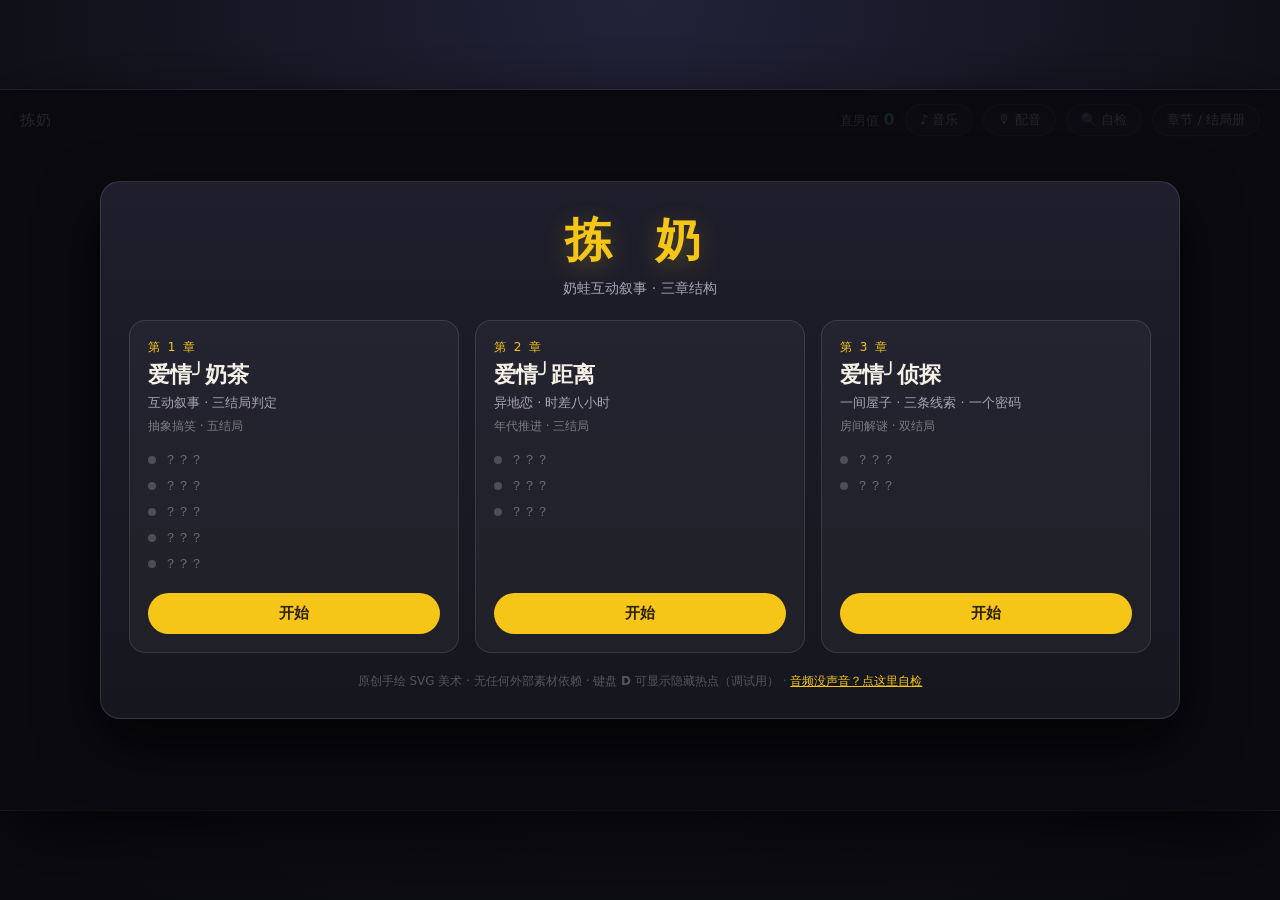
<file: index.html>
<!DOCTYPE html>
<html lang="zh-CN">
<head>
<meta charset="utf-8">
<meta name="viewport" content="width=device-width, initial-scale=1, viewport-fit=cover">
<title>拣奶 · 奶蛙互动叙事</title>
<meta name="description" content="奶蛙互动叙事：不是选选项，是看你在场景里做了什么。">
<link rel="icon" href="favicon.ico" sizes="any">
<link rel="icon" type="image/png" href="favicon.png" sizes="128x128">
<link rel="apple-touch-icon" href="favicon.png">
<meta name="theme-color" content="#14141c">
<link rel="stylesheet" href="style.css">
</head>
<body>
<div id="screen">
  <div id="stage">
    <!-- 场景层：全部由代码画出来 -->
    <svg id="scene-svg" viewBox="0 0 1280 720" preserveAspectRatio="none">
      <g id="layer-bg"></g>
      <g id="layer-scene"></g>
    </svg>
    <div id="layer-ui" class="layer"></div>
    <div id="layer-fx" class="layer"></div>

    <div id="hud">
      <div id="hud-title">拣奶</div>
      <div id="hud-right">
        <div id="hud-gross-box">直男值 <span id="hud-gross">0</span></div>
        <button class="hud-btn" id="btn-music" onclick="UI.toggleMusic()">♪ 音乐</button>
        <button class="hud-btn" id="btn-voice" onclick="UI.toggleVoice()">🎙 配音</button>
        <button class="hud-btn" id="btn-audio" onclick="UI.audioCheck()">🔍 自检</button>
        <button class="hud-btn" onclick="UI.openChapters()">章节 / 结局册</button>
      </div>
    </div>

    <div id="dialogue">
      <div class="dlg-who" id="dlg-who"></div>
      <div id="dlg-text"></div>
      <div id="dlg-hint">点击继续 ▸</div>
    </div>

    <div id="toast"></div>
    <div id="intro-panel" class="panel"></div>
    <div id="ending-panel" class="panel"></div>
    <div id="chapter-panel" class="panel show"></div>
  </div>

  <!-- 竖屏手机提示（由 JS 判断是否显示） -->
  <div id="rotate-hint">
    <div class="icon">📱</div>
    <p><b>把手机横过来</b>，画面会大一倍<br>竖屏也能玩，就是字会小</p>
    <button class="btn" id="rotate-ok" type="button">竖着也能玩，继续</button>
  </div>

  <!-- 出错时把真实原因显示出来（浏览器默认只会给 "Script error."） -->
  <div id="err-box">
    <div class="eb-head">⚠ 出错了 <span class="eb-n">（第 <b id="err-n">1</b> 个）</span>
      <button type="button" onclick="document.getElementById('err-box').style.display='none'">×</button></div>
    <div class="eb-msg" id="err-msg"></div>
    <pre class="eb-detail" id="err-detail"></pre>
    <div class="eb-tip">把这段内容截图发给作者即可定位问题。</div>
  </div>
</div>

<script>
  // ---- 错误捕获：放在所有脚本之前 ----
  // 手机上浏览器为了"安全"会把跨源脚本的错误统一报成 "Script error."，
  // 看不到真实原因。这里直接把真实错误和堆栈显示在画面上，
  // 这样遇到问题不用猜、也不用连电脑调试。
  window.__ERR = [];
  (function () {
    function show(msg, detail) {
      window.__ERR.push(msg + (detail ? ' :: ' + detail : ''));
      var box = document.getElementById('err-box');
      if (!box) return;
      box.style.display = 'block';
      // 累积显示所有错误，而不是只显示最后一个 —— 定位问题更有用
      var n = document.getElementById('err-n');
      if (n) n.textContent = window.__ERR.length;
      var lines = [];
      for (var i = 0; i < window.__ERR.length && i < 6; i++) lines.push((i + 1) + '. ' + window.__ERR[i]);
      document.getElementById('err-msg').textContent = msg;
      document.getElementById('err-detail').textContent = lines.join('\n\n');
    }
    window.__showErr = show;
    window.addEventListener('error', function (e) {
      // 资源加载失败（img/script）也会走这里，用 target 区分
      if (e.target && e.target !== window && (e.target.src || e.target.href)) {
        show('资源加载失败：' + (e.target.src || e.target.href).split('/').slice(-1)[0]);
        return;
      }
      show(e.message || '脚本错误（无信息）',
        (e.filename || '').split('/').slice(-1)[0] + ':' + (e.lineno || 0) + (e.error && e.error.stack ? '\n' + e.error.stack.split('\n').slice(0, 3).join('\n') : ''));
    }, true);
    window.addEventListener('unhandledrejection', function (e) {
      var r = e.reason;
      show('异步错误：' + (r && r.message ? r.message : String(r)), r && r.stack ? r.stack.split('\n').slice(0, 3).join('\n') : '');
    });
  })();
</script>

<script src="js/sprites.js"></script>
<script src="js/art.js"></script>
<script src="js/audio.js"></script>
<script src="js/voice-manifest.js"></script>
<script src="js/engine.js"></script>
<script src="js/chapter-kit.js"></script>
<script src="js/chapter1.js"></script>
<script src="js/chapter2.js"></script>
<script src="js/chapter3.js"></script>
<script>
  // 引擎在 DOMContentLoaded 里 boot；章节脚本已按顺序就位。
  window.addEventListener('load', function () {
    // 别直接读 window.CHAPTERS.ch1 —— 万一某个脚本没加载成功，
    // 这里会抛 TypeError，而手机浏览器只会显示 "Script error."
    if (!window.CHAPTERS || !window.CHAPTERS.ch1) {
      var missing = ['CHAPTERS', 'ENGINE', 'ART', 'AUDIO', 'NAIWA_SPRITES', 'VOICE_MANIFEST', 'UI']
        .filter(function (k) { return !window[k]; });
      if (window.__showErr) {
        window.__showErr('游戏脚本没加载完整',
          missing.length ? '缺少：' + missing.join('、') + '\n（如果是手机上打开的，可能是文件没传全）'
            : 'CHAPTERS 里没有第一章');
      }
      return;
    }
    // 浏览器要求用户交互后才允许出声：第一次点击补上 BGM
    var once = function () {
      if (window.AUDIO) window.AUDIO.unlock();
      window.removeEventListener('pointerdown', once);
    };
    window.addEventListener('pointerdown', once);
  });
</script>
</body>
</html>
</file>
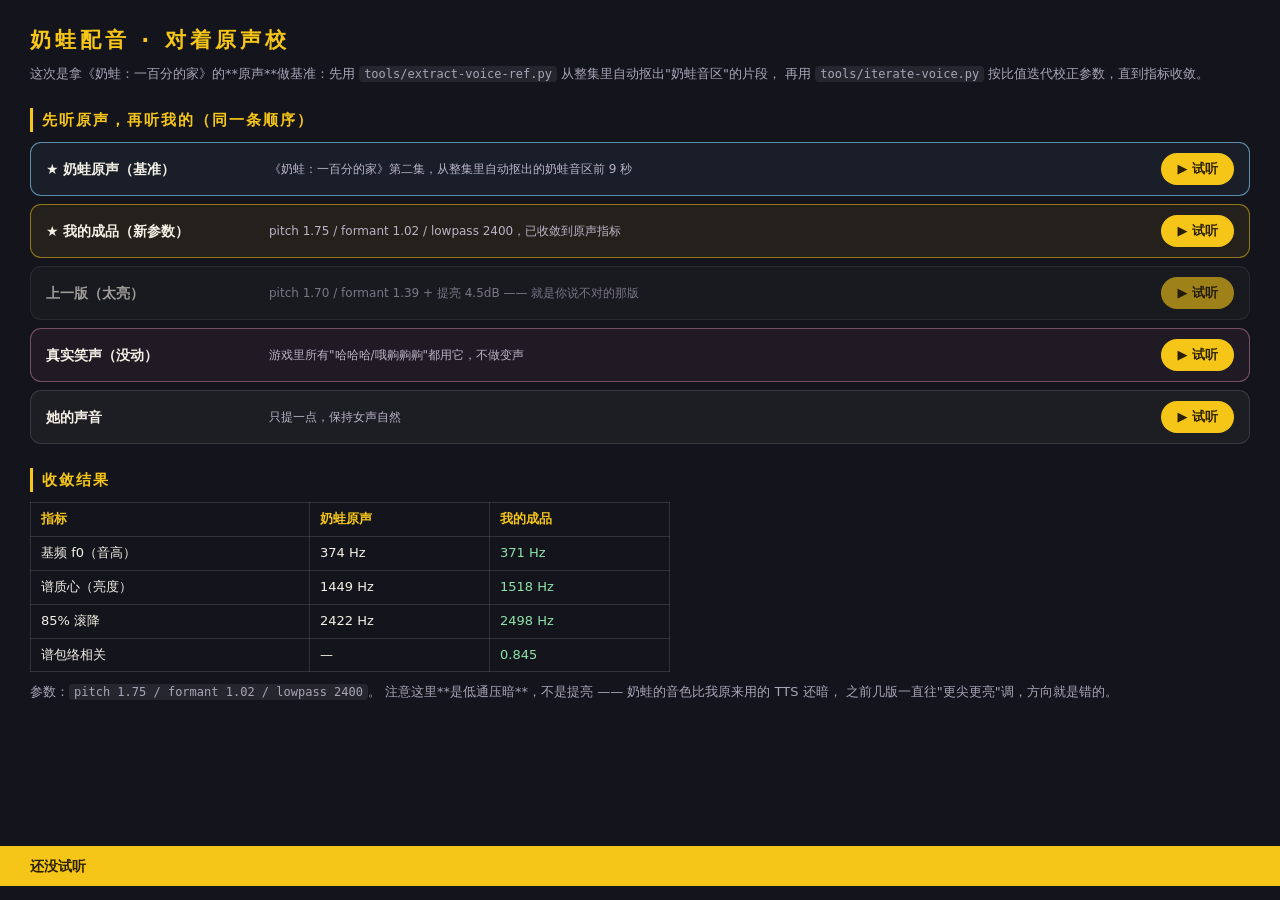
<file: audio/_audition/试听.html>
<!DOCTYPE html>
<html lang="zh-CN">
<head>
<meta charset="utf-8">
<title>奶蛙配音 · 对着原声校</title>
<style>
  body { background:#14141c; color:#f4f0e6; font-family:"Microsoft YaHei",system-ui; padding:24px 30px 76px; margin:0; line-height:1.6; }
  h1 { font-size:21px; letter-spacing:4px; color:#f5c518; margin:0 0 6px; }
  h2 { font-size:15px; color:#f5c518; margin:24px 0 10px; letter-spacing:2px; border-left:3px solid #f5c518; padding-left:9px; }
  .tip { color:#a9a4b8; font-size:13px; margin:6px 0 14px; }
  .row { display:flex; align-items:center; gap:13px; background:#ffffff0a; border:1px solid #ffffff1f;
         border-radius:11px; padding:10px 15px; margin-bottom:8px; }
  .name { width:210px; font-weight:700; font-size:14px; }
  .desc { flex:1; color:#b9b3c6; font-size:12px; }
  button { background:#f5c518; color:#2a2000; border:none; border-radius:999px; padding:7px 16px;
           font-size:13px; font-weight:700; cursor:pointer; font-family:inherit; white-space:nowrap; }
  button:hover { filter:brightness(1.08); }
  button.playing { background:#8ee3a8; }
  .ref { border-color:#7ec8f0aa; background:#7ec8f00f; }
  .mine { border-color:#f5c51888; background:#f5c51812; }
  .laugh { border-color:#ff9ec466; background:#ff9ec40d; }
  .bad { opacity:.62; }
  table { border-collapse:collapse; font-size:13px; width:100%; max-width:640px; }
  td, th { border:1px solid #ffffff1f; padding:6px 10px; text-align:left; }
  th { color:#f5c518; font-weight:600; }
  .ok { color:#8ee3a8; }
  #pick { position:fixed; left:0; right:0; bottom:0; background:#f5c518; color:#2a2000;
          font-weight:700; padding:9px 30px; font-size:14px; }
  code { background:#ffffff14; padding:1px 5px; border-radius:4px; font-size:12px; }
</style>
</head>
<body>
<h1>奶蛙配音 · 对着原声校</h1>
<p class="tip">
  这次是拿《奶蛙：一百分的家》的**原声**做基准：先用
  <code>tools/extract-voice-ref.py</code> 从整集里自动抠出"奶蛙音区"的片段，
  再用 <code>tools/iterate-voice.py</code> 按比值迭代校正参数，直到指标收敛。
</p>

<h2>先听原声，再听我的（同一条顺序）</h2>
<div id="all"></div>

<h2>收敛结果</h2>
<table>
  <tr><th>指标</th><th>奶蛙原声</th><th>我的成品</th></tr>
  <tr><td>基频 f0（音高）</td><td>374 Hz</td><td class="ok">371 Hz</td></tr>
  <tr><td>谱质心（亮度）</td><td>1449 Hz</td><td class="ok">1518 Hz</td></tr>
  <tr><td>85% 滚降</td><td>2422 Hz</td><td class="ok">2498 Hz</td></tr>
  <tr><td>谱包络相关</td><td>—</td><td class="ok">0.845</td></tr>
</table>
<p class="tip" style="margin-top:10px">
  参数：<code>pitch 1.75 / formant 1.02 / lowpass 2400</code>。
  注意这里**是低通压暗**，不是提亮 —— 奶蛙的音色比我原来用的 TTS 还暗，
  之前几版一直往"更尖更亮"调，方向就是错的。
</p>

<p id="pick">还没试听</p>

<script>
function build(boxId, items) {
  const box = document.getElementById(boxId);
  let cur = null;
  items.forEach(([f, n, d, cls]) => {
    const row = document.createElement('div');
    row.className = 'row ' + (cls || '');
    row.innerHTML = '<div class="name">' + n + '</div><div class="desc">' + d + '</div>';
    const b = document.createElement('button');
    b.textContent = '▶ 试听';
    b.onclick = () => {
      if (cur) cur.pause();
      document.querySelectorAll('button').forEach(x => { x.textContent = '▶ 试听'; x.classList.remove('playing'); });
      const a = new Audio(f);
      a.play();
      cur = a; b.textContent = '⏸ 播放中'; b.classList.add('playing');
      a.onended = () => { b.textContent = '▶ 试听'; b.classList.remove('playing'); };
      document.getElementById('pick').textContent = '当前：' + n + '　（' + d + '）';
    };
    row.appendChild(b);
    box.appendChild(row);
  });
}
build('all', [
  ['0-奶蛙原声_一百分的家.mp3', '★ 奶蛙原声（基准）', '《奶蛙：一百分的家》第二集，从整集里自动抠出的奶蛙音区前 9 秒', 'ref'],
  ['1-我的成品_新参数.mp3', '★ 我的成品（新参数）', 'pitch 1.75 / formant 1.02 / lowpass 2400，已收敛到原声指标', 'mine'],
  ['2-上一版_太亮.mp3', '上一版（太亮）', 'pitch 1.70 / formant 1.39 + 提亮 4.5dB —— 就是你说不对的那版', 'bad'],
  ['3-真实笑声_没动.mp3', '真实笑声（没动）', '游戏里所有"哈哈哈/哦齁齁齁"都用它，不做变声', 'laugh'],
  ['4-她的声音.mp3', '她的声音', '只提一点，保持女声自然', '']
]);
</script>
</body>
</html>
</file>
<file: style.css>
:root {
  --ink: #14141c;
  --ink2: #1d1d29;
  --line: #3a3a4d;
  --yellow: #f5c518;
  --yellow2: #ffd94d;
  --pink: #f2b8c6;
  --text: #f4f0e6;
  --dim: #a9a4b8;
}

* { box-sizing: border-box; -webkit-tap-highlight-color: transparent; }

html, body {
  margin: 0;
  height: 100%;
  background: radial-gradient(circle at 50% 0%, #23233a 0%, #101018 60%, #0a0a10 100%);
  color: var(--text);
  font-family: "HarmonyOS Sans SC", "PingFang SC", "Microsoft YaHei", system-ui, -apple-system, sans-serif;
  overflow: hidden;
}

#screen { position: fixed; inset: 0; }

/* 舞台固定按设计尺寸 1280x720 布局，再用 transform: scale() 整体缩放到视口。
   这样手机上不会因为空间变小而把面板挤爆（之前竖屏下 #stage 只有 232px 高，
   章节卡片 882px 溢出、点不到「开始」）。
   指针坐标走 getBoundingClientRect()，缩放后自动正确。 */
#stage {
  position: absolute;
  top: 0;
  left: 0;
  width: 1280px;
  height: 720px;
  transform-origin: top left;
  background: #0e0e14;
  box-shadow: 0 24px 80px #000a, 0 0 0 1px #ffffff14;
  overflow: hidden;
  touch-action: none;
  user-select: none;
}

/* 竖屏提示：手机上竖着拿看不清，提示横屏。可关掉。 */
#rotate-hint {
  position: fixed; inset: 0; z-index: 200;
  display: none; flex-direction: column; align-items: center; justify-content: center;
  gap: 18px; background: #0a0a10f2; text-align: center; padding: 32px;
}
#rotate-hint.show { display: flex; }
#rotate-hint .icon { font-size: 56px; animation: rot 2s ease-in-out infinite; }
#rotate-hint p { margin: 0; color: var(--dim); font-size: 14px; line-height: 1.8; }
#rotate-hint b { color: var(--yellow); }
@keyframes rot {
  0%, 40% { transform: rotate(0deg); }
  60%, 100% { transform: rotate(90deg); }
}

/* 错误浮层：浏览器默认只给 "Script error."，这里显示真实原因 */
#err-box {
  position: fixed; left: 10px; right: 10px; bottom: 10px; z-index: 300;
  display: none; max-height: 46vh; overflow: auto;
  background: #2a1418ee; border: 1px solid #ff6b6b88; border-radius: 12px;
  padding: 12px 14px; color: #ffd9d9; font-size: 13px; line-height: 1.6;
  box-shadow: 0 12px 40px #000c;
}
#err-box .eb-head { display: flex; align-items: center; gap: 8px; font-weight: 700; color: #ff8f8f; margin-bottom: 6px; }
#err-box .eb-n { font-weight: 400; color: #ffb3b3; font-size: 12px; }
#err-box .eb-head button {
  margin-left: auto; background: none; border: none; color: #ffb3b3;
  font-size: 20px; line-height: 1; cursor: pointer; padding: 0 4px;
}
#err-box .eb-msg { color: #ffe9e9; font-weight: 600; word-break: break-all; }
#err-box .eb-detail {
  margin: 8px 0 0; padding: 8px; background: #00000055; border-radius: 8px;
  font-size: 11px; color: #ffc9c9; white-space: pre-wrap; word-break: break-all;
  font-family: ui-monospace, Consolas, monospace; max-height: 22vh; overflow: auto;
}
#err-box .eb-tip { margin-top: 8px; color: #ffb3b3aa; font-size: 11px; }

/* 窄屏竖屏：卡片按内容撑开、整块面板滚动。
   否则卡片会被 flex 压成"舞台高度"那么矮，内容要内嵌滚动才点得到「开始」，
   手机上很难操作。 */
@media (orientation: portrait) and (max-width: 560px) {
  .panel { align-items: flex-start; }
  .panel > .panel-card,
  #chapter-panel .panel-card { max-height: none; overflow: visible; }
  #chapter-panel { flex-direction: column; }
}

#scene-svg { position: absolute; inset: 0; width: 100%; height: 100%; display: block; }
.layer { position: absolute; inset: 0; pointer-events: none; }
.layer * { pointer-events: none; }
#layer-scene .char, #layer-scene .prop { pointer-events: none; }
/* 悬停高亮：让"能点的地方"有反馈 */
#layer-scene .hot { filter: drop-shadow(0 0 10px #ffd94dcc) drop-shadow(0 0 22px #ffd94d66); }

/* ---------------- HUD ---------------- */
#hud {
  position: absolute; left: 0; right: 0; top: 0;
  display: flex; align-items: center; justify-content: space-between;
  padding: 14px 20px; pointer-events: none;
  background: linear-gradient(#000000bb 0%, #00000088 55%, #0000 100%);
}
#hud-title { font-size: 15px; letter-spacing: 1px; color: #ffffff; text-shadow: 0 1px 6px #000c, 0 0 2px #000a; }
#hud-right { display: flex; gap: 10px; align-items: center; }
.hud-btn {
  pointer-events: auto; cursor: pointer;
  background: #ffffff14; border: 1px solid #ffffff2e; color: #fff;
  border-radius: 999px; padding: 6px 14px; font-size: 13px;
  font-family: inherit;
}
.hud-btn:hover { background: #ffffff26; }
#hud-gross-box { font-size: 13px; color: #ffffffcc; text-shadow: 0 1px 4px #000b; }
#hud-gross { font-weight: 700; font-size: 16px; color: #8ee3a8; }
#hud-gross.warn { color: #ffd94d; }
#hud-gross.bad { color: #ff7a7a; }

/* ---------------- 对白 ---------------- */
#dialogue {
  position: absolute; left: 50%; bottom: 22px; transform: translate(-50%, 20px);
  width: min(1040px, 92%);
  background: linear-gradient(180deg, #16161ffa, #0d0d13fc);
  border: 1px solid #ffffff2e;
  border-radius: 18px;
  padding: 18px 22px 22px;
  opacity: 0; pointer-events: none; transition: opacity .18s, transform .18s;
  box-shadow: 0 18px 40px #000c;
  cursor: pointer; pointer-events: auto;
}
#dialogue.show { opacity: 1; transform: translate(-50%, 0); }
.dlg-who {
  display: inline-block; font-size: 15px; font-weight: 700; letter-spacing: 1px;
  padding: 2px 12px; border-radius: 999px; margin-bottom: 10px;
  background: #ffffff14; color: #fff;
}
.dlg-who.me { background: var(--yellow); color: #2a2000; }
.dlg-who.her { background: var(--pink); color: #4a2230; }
.dlg-who.nar { background: #ffffff10; color: var(--dim); font-weight: 500; }
#dlg-text { font-size: 20px; line-height: 1.6; min-height: 34px; letter-spacing: .3px; }
#dlg-hint { position: absolute; right: 20px; bottom: 10px; font-size: 12px; color: #ffffff55; }

/* ---------------- 特效 ---------------- */
#layer-fx .fx {
  position: absolute; inset: 0; pointer-events: none;
  animation: fxFade .9s ease-out forwards;
}
#layer-fx .fx.shine { background: radial-gradient(circle at 50% 55%, #ffe89a66, #0000 55%); }
#layer-fx .fx.pop { background: radial-gradient(circle at 50% 45%, #7ec8f055, #0000 55%); }
#layer-fx .fx.heart { background: radial-gradient(circle at 50% 60%, #f2b8c666, #0000 55%); }
@keyframes fxFade { from { opacity: 1; } to { opacity: 0; } }

#toast {
  position: absolute; left: 50%; top: 78px; transform: translate(-50%, -10px);
  background: #0b0b12f2; border: 1px solid #ffffff3d; color: #fff;
  padding: 9px 20px; border-radius: 999px; font-size: 15px; font-weight: 600;
  box-shadow: 0 8px 24px #0008;
  opacity: 0; transition: .2s; pointer-events: none; white-space: nowrap;
}
#toast.show { opacity: 1; transform: translate(-50%, 0); }
#toast.loud {
  background: #f5c518; color: #2a2000; border-color: #fff;
  font-size: 16px; padding: 12px 24px;
  box-shadow: 0 10px 30px #f5c51855;
}
.hud-btn.warn { border-color: #f5c518; color: #f5c518; animation: warnPulse 1.6s infinite; }
@keyframes warnPulse { 0%, 100% { background: #ffffff14; } 50% { background: #f5c51833; } }

/* ---------------- 面板 ---------------- */
.panel {
  position: absolute; inset: 0; display: none; align-items: flex-start; justify-content: center;
  background: #0a0a10e6; z-index: 30; padding: 24px; overflow: auto;
  pointer-events: auto;
}
.panel.show { display: flex; }
.panel > .panel-card, .panel > .board-head { margin: auto 0; }
.panel-card {
  width: min(460px, 100%);
  background: linear-gradient(180deg, #1e1e2c, #16161f);
  border: 1px solid #ffffff1f; border-radius: 20px;
  padding: 28px; text-align: center;
  box-shadow: 0 24px 60px #000b;
  animation: pop .22s ease-out;
}
#chapter-panel { flex-direction: column; align-items: center; }
.err { text-align: left; font-size: 12px; color: #ff9b9b; white-space: pre-wrap; word-break: break-all; }
@keyframes pop { from { transform: scale(.94); opacity: 0; } to { transform: scale(1); opacity: 1; } }
.panel-card h2 { margin: 4px 0 6px; font-size: 30px; letter-spacing: 2px; }
.panel-card .sub { color: var(--dim); margin: 0 0 18px; font-size: 14px; }
.panel-card .wip { color: #ffd94d; font-size: 14px; line-height: 1.7; text-align: left; }
.panel-card .wip-sub { color: var(--dim); font-size: 13px; }
.intro-lines { text-align: left; color: #ddd8e8; font-size: 15px; line-height: 1.9; margin-bottom: 22px; }
.intro-lines p { margin: 6px 0; }

.btn {
  font-family: inherit; font-size: 15px; cursor: pointer;
  background: var(--yellow); color: #2a2000; border: none;
  padding: 11px 26px; border-radius: 999px; font-weight: 700;
  transition: transform .12s, filter .12s;
}
.btn:hover { transform: translateY(-2px); filter: brightness(1.06); }
.btn.ghost { background: #ffffff14; color: #fff; border: 1px solid #ffffff30; }
.ed-actions { display: flex; gap: 12px; justify-content: center; margin: 18px 0 6px; }
.ed-kicker { font-size: 13px; color: var(--dim); letter-spacing: 2px; }
.ed-desc { color: #ded9ea; font-size: 15px; line-height: 1.8; text-align: left; }
.ed-stat { margin-top: 14px; font-size: 13px; color: var(--dim); }
.ed-stat b { color: var(--yellow); font-size: 16px; }
.ed-tip { margin-top: 14px; font-size: 12px; color: #ffffff44; }
.new {
  display: inline-block; margin-left: 10px; vertical-align: middle;
  font-size: 12px; background: #e24b4b; color: #fff; border-radius: 6px; padding: 2px 8px;
  letter-spacing: 1px;
}
.ending.rank-HE h2 { color: #8ee3a8; }
.ending.rank-BE h2 { color: #ffb16b; }
.ending.rank-\?\? h2 { color: #b18cff; }

/* ---------------- 章节目录 ---------------- */
#chapter-panel .panel-card {
  width: min(1080px, 100%); text-align: left;
  max-height: calc(100vh - 60px); overflow: auto;
}
.board-head { text-align: center; margin-bottom: 22px; }
.board-head h1 { margin: 0; font-size: 46px; letter-spacing: 14px; color: var(--yellow); text-shadow: 0 6px 24px #f5c51844; }
.board-head .tag { color: var(--dim); margin: 8px 0 0; font-size: 14px; }
.board-grid { display: grid; grid-template-columns: repeat(auto-fit, minmax(280px, 1fr)); gap: 16px; }
.ch-card {
  background: #ffffff0a; border: 1px solid #ffffff1c; border-radius: 16px; padding: 18px;
  display: flex; flex-direction: column;
}
.ch-card.wip { opacity: .72; }
.ch-no { font-size: 12px; letter-spacing: 2px; color: var(--yellow); }
.ch-card h3 { margin: 4px 0 4px; font-size: 22px; }
.ch-sub { margin: 0; color: var(--dim); font-size: 13px; }
.ch-style { margin: 6px 0 12px; font-size: 12px; color: #ffffff66; }
.ed-list { list-style: none; padding: 0; margin: 0 0 16px; flex: 1; }
.ed-list li { font-size: 13px; color: #ffffff55; padding: 4px 0; display: flex; align-items: center; gap: 8px; }
.ed-list li i { width: 8px; height: 8px; border-radius: 50%; background: #ffffff33; flex: none; }
.ed-list li.got { color: var(--text); }
.ed-list li.got i { background: #8ee3a8; box-shadow: 0 0 10px #8ee3a8aa; }
.ed-list li.got em { font-style: normal; font-size: 11px; color: var(--yellow); }
.ed-list li.lock { color: #ffffff33; }
.ed-list li.lock i { background: #ffffff1a; }
.board-foot { text-align: center; color: #ffffff44; font-size: 12px; margin: 20px 0 0; }

/* ---------------- 密码锁（第三章） ---------------- */
.mg-code .code-row { display: flex; gap: 22px; margin: 18px 0 10px; }
.code-slot {
  width: 96px; background: #ffffff10; border: 2px solid #ffffff2e; border-radius: 16px;
  display: flex; flex-direction: column; align-items: center; padding: 8px 0;
}
.code-slot.has { border-color: #f5c51888; background: #f5c5181a; }
.code-num {
  font-size: 54px; font-weight: 800; line-height: 1.1; color: #fff;
  font-variant-numeric: tabular-nums;
}
.code-slot.has .code-num { color: var(--yellow); }
.code-up, .code-dn {
  font-size: 20px; color: #ffffff77; cursor: pointer; padding: 4px 22px;
  user-select: none; border-radius: 8px;
}
.code-up:hover, .code-dn:hover { color: #fff; background: #ffffff1a; }
.code-tip { color: var(--dim); font-size: 13px; margin: 6px 0 18px; }
.code-tip.bad { color: #ff8b8b; }

/* ---------------- 音频自检 ---------------- */
.audiocheck { display: flex; flex-direction: column; gap: 8px; }
.ac-row {
  display: flex; justify-content: space-between; gap: 16px; align-items: baseline;
  background: #ffffff0a; border: 1px solid #ffffff1a; border-radius: 10px;
  padding: 10px 14px; font-size: 14px;
}
.ac-row b { color: #fff; font-weight: 600; flex: none; }
.ac-row span { color: #b9f5c9; text-align: right; word-break: break-all; }
.ac-row.bad { border-color: #ff8b8b55; background: #ff8b8b12; }
.ac-row.bad span { color: #ffb0b0; }

/* ---------------- 音频开关 ---------------- */
.hud-btn.off { opacity: .45; }

/* ---------------- 小游戏 ---------------- */
.mg-wrap {
  position: absolute; inset: 0; background: #0b0b12ea; z-index: 20;
  display: flex; flex-direction: column; align-items: center; justify-content: center;
  pointer-events: auto;
}
.mg-head {
  display: flex; align-items: center; gap: 16px; font-size: 18px; font-weight: 700;
  margin-bottom: 12px;
}
.mg-head span { font-size: 13px; color: var(--dim); font-weight: 400; }
.mg-head b { color: var(--yellow); font-size: 20px; }
.mg-board { width: min(760px, 88%); height: auto; }
.mg-cell { cursor: pointer; pointer-events: auto; transition: transform .12s; }
.mg-cell:hover rect { fill: #ffffff2a; }
.mg-cell.on rect { fill: #f5c51840; stroke: var(--yellow); stroke-width: 4; }
.mg-cell.on { transform-box: fill-box; }
.mg-draggable { cursor: grab; pointer-events: auto; }
.mg-zone { pointer-events: none; }
.mg-rhythm .rg-arena { display: flex; flex-direction: column; align-items: center; gap: 18px; margin-top: 10px; }
.rg-target {
  width: 260px; height: 260px; border-radius: 50%; cursor: pointer;
  background: #ffffff12; border: 5px solid #ffffff30;
  display: flex; align-items: center; justify-content: center;
  font-size: 30px; font-weight: 700; color: #ffffff88;
  transition: .12s; pointer-events: auto; user-select: none;
}
.rg-target.go { background: var(--yellow); color: #2a2000; border-color: #fff; box-shadow: 0 0 40px #f5c518aa; transform: scale(1.08); }
.rg-bar { width: 260px; height: 12px; background: #ffffff1a; border-radius: 999px; overflow: hidden; }
.rg-bar i { display: block; height: 100%; width: 0%; background: linear-gradient(90deg, #8ee3a8, #ffd94d, #ff7a7a); }
.rg-tip { color: var(--dim); font-size: 13px; }
</file>
